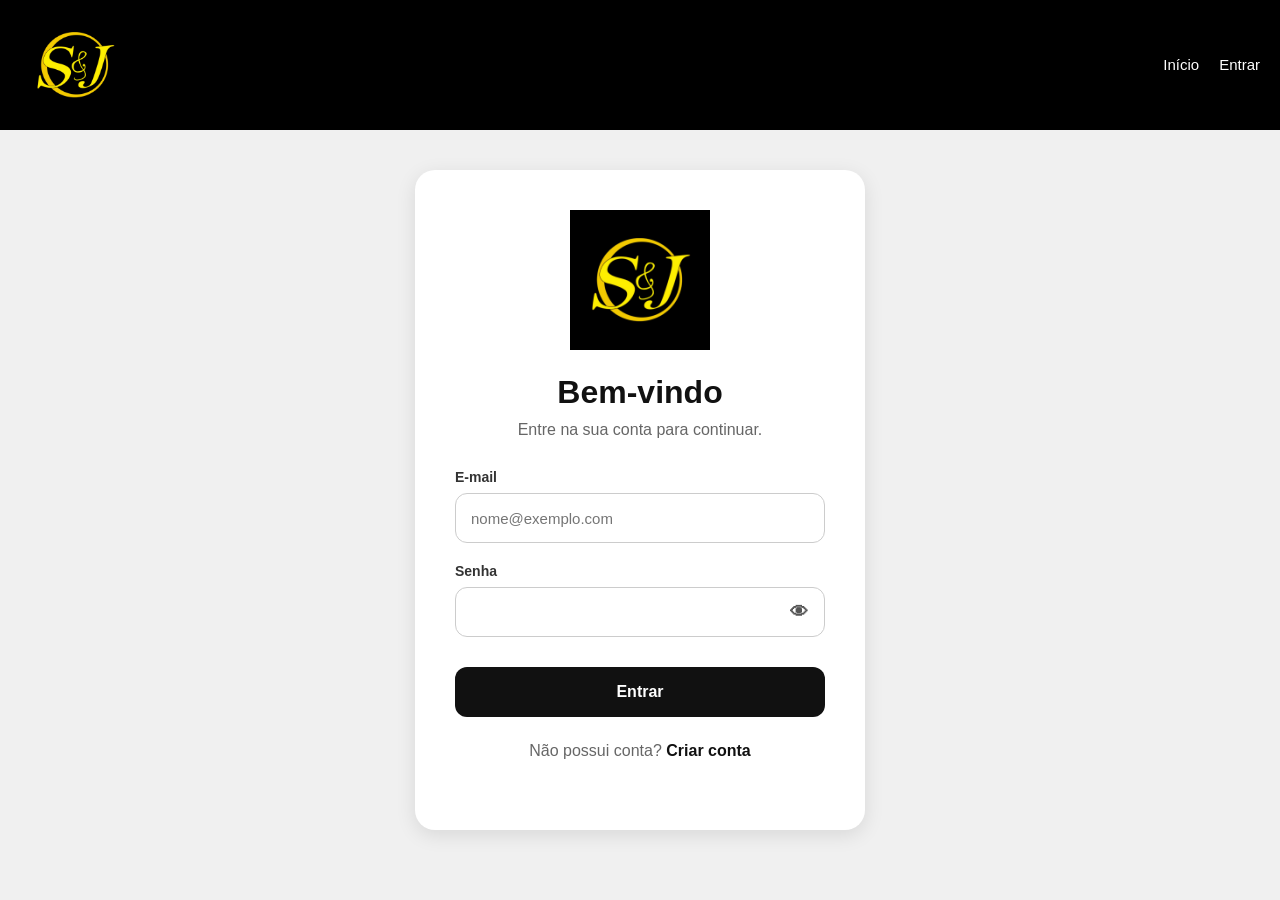
<file: pages/anunciar.html>
<!DOCTYPE html>
<html lang="pt-BR">
<head>
  <meta charset="UTF-8">
  <meta name="viewport" content="width=device-width, initial-scale=1.0">
  <title>Anunciar veículo | S&amp;J Car</title>
  <link rel="icon" href="../assets/favicon.ico">
  <link rel="stylesheet" href="../style/global.css">
</head>
<body>
  <div id="navbar"></div>
  <main class="container">
    <a class="voltar-link" href="painel.html">&larr; Voltar para área do anunciante</a>
    <section class="form-box" aria-labelledby="titulo-anuncio">
      <h1 id="titulo-anuncio">Cadastrar veículo</h1>
      <p>Preencha todos os dados do veículo.</p>
      <form id="anuncioForm" novalidate>
        <div class="input-group"><label for="marca">Marca</label><select id="marca" name="marca" required><option value="">Selecione a marca</option></select></div>
        <div class="input-group"><label for="modelo">Modelo</label><select id="modelo" name="modelo" required disabled><option value="">Selecione primeiro a marca</option></select></div>
        <div class="input-group"><label for="ano">Ano de fabricação</label><input id="ano" name="ano" required type="number" min="1900" max="2026"></div>
        <div class="input-group"><label for="cor">Cor</label><input id="cor" name="cor" required type="text" placeholder="Ex.: Prata"></div>
        <div class="input-group"><label for="quilometragem">Quilometragem</label><input id="quilometragem" name="quilometragem" required type="number" min="0"></div>
        <div class="input-group"><label for="descricao">Descrição</label><textarea id="descricao" name="descricao" required rows="4"></textarea></div>
        <div class="input-group"><label for="valor">Valor</label><input id="valor" name="valor" required type="number" min="0" step="0.01"></div>
        <div class="input-group"><label for="estado">Estado (UF)</label><input id="estado" name="estado" type="text" required maxlength="2" placeholder="MG"></div>
        <div class="input-group"><label for="cidade">Cidade</label><input id="cidade" name="cidade" type="text" required placeholder="Uberlândia"></div>
        <div class="input-fotos"><label for="fotos" class="upload-area"><span class="upload-icone" aria-hidden="true">＋</span><strong id="labelFotos">Adicionar fotos do veículo</strong><small>Selecione no mínimo 3 imagens JPG, PNG ou WebP</small></label><input id="fotos" name="fotos[]" required type="file" multiple accept="image/jpeg,image/png,image/webp" class="file-input"><div class="preview-cabecalho" id="previewCabecalho" hidden><strong>Fotos selecionadas</strong><span id="contadorFotos">0 fotos</span></div><div class="preview-fotos" id="previewFotos" aria-live="polite"></div></div>
        <button type="submit">Criar anúncio</button>
      </form>
    </section>
  </main>
  <div id="footer"></div>
  <script src="../js/restrito.js?v=3"></script><script src="../js/loadComponent.js?v=4"></script><script src="../js/catalogo.js"></script><script src="../js/catalogo-form.js"></script><script src="../js/api-anuncio.js?v=5"></script>
</body>
</html>
</file>
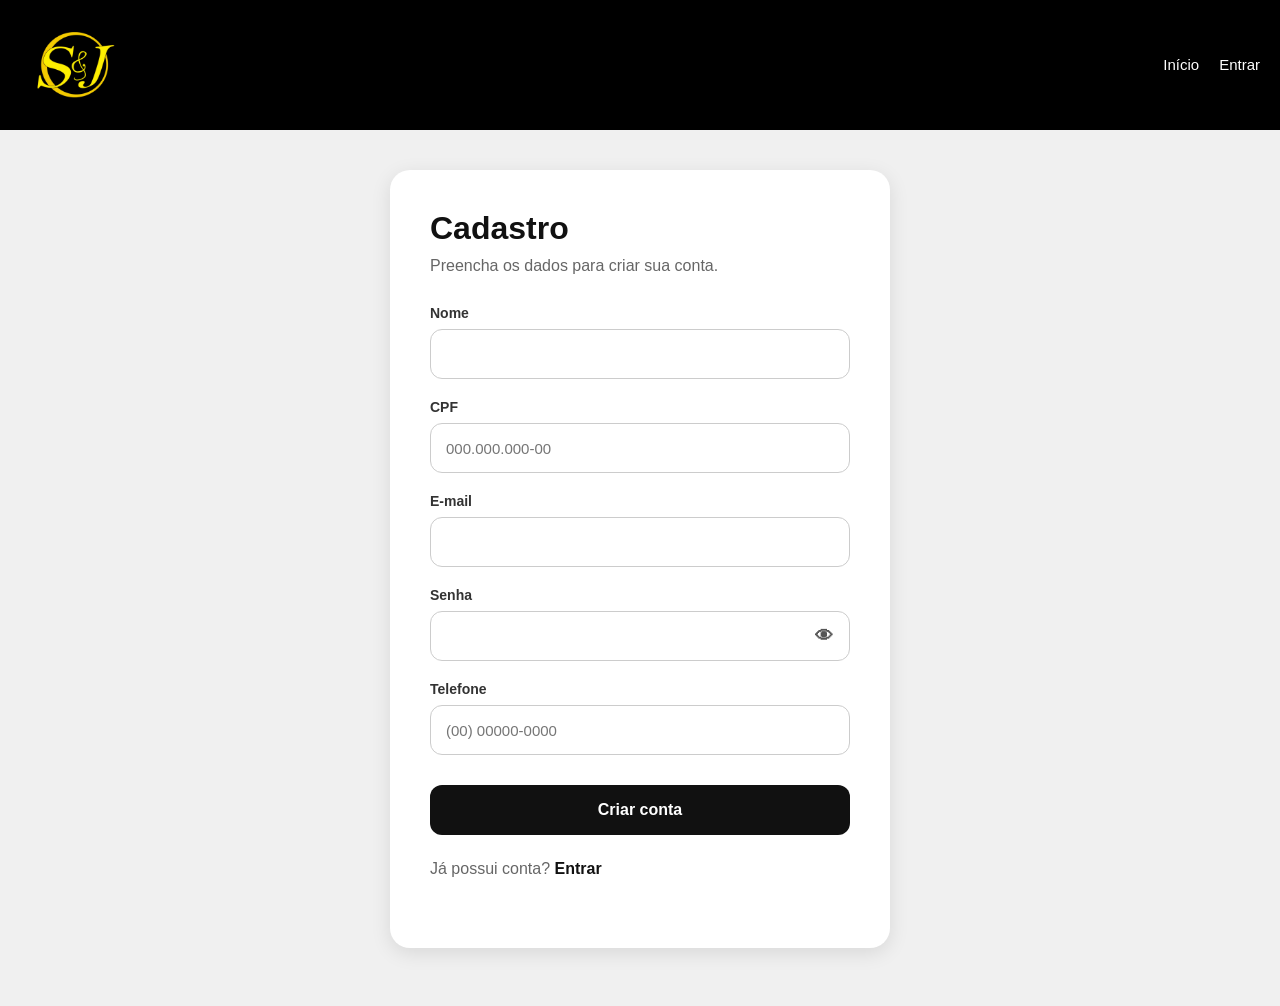
<file: pages/cadastro.html>
<!DOCTYPE html>
<html lang="pt-BR">
<head>
  <meta charset="UTF-8">
  <meta name="viewport" content="width=device-width, initial-scale=1.0">
  <title>Cadastro | S&amp;J Car</title>
  <link rel="icon" href="../assets/favicon.ico">
  <link rel="stylesheet" href="../style/global.css">
</head>
<body>
  <div id="navbar"></div>
  <main class="container">
    <section class="form-box" aria-labelledby="titulo-cadastro">
      <h1 id="titulo-cadastro">Cadastro</h1>
      <p>Preencha os dados para criar sua conta.</p>
      <form id="cadastroForm" novalidate>
        <div class="input-group"><label for="nome">Nome</label><input id="nome" name="nome" type="text" autocomplete="name" required></div>
        <div class="input-group"><label for="cpf">CPF</label><input id="cpf" name="cpf" type="text" inputmode="numeric" maxlength="14" placeholder="000.000.000-00" required></div>
        <div class="input-group"><label for="email">E-mail</label><input id="email" name="email" type="email" autocomplete="email" required></div>
        <div class="input-group"><label for="senha">Senha</label><div class="senha-wrapper"><input id="senha" name="senha" type="password" autocomplete="new-password" minlength="6" required><button class="toggle-password" type="button" aria-label="Mostrar senha" data-target="senha">&#128065;</button></div></div>
        <div class="input-group"><label for="telefone">Telefone</label><input id="telefone" name="telefone" type="tel" autocomplete="tel" maxlength="15" placeholder="(00) 00000-0000" required></div>
        <button type="submit">Criar conta</button>
      </form>
      <p class="form-link">Já possui conta? <a href="login.html">Entrar</a></p>
    </section>
  </main>
  <div id="footer"></div>
  <script src="../js/loadComponent.js"></script>
  <script src="../js/api-auth.js?v=6"></script>
</body>
</html>
</file>
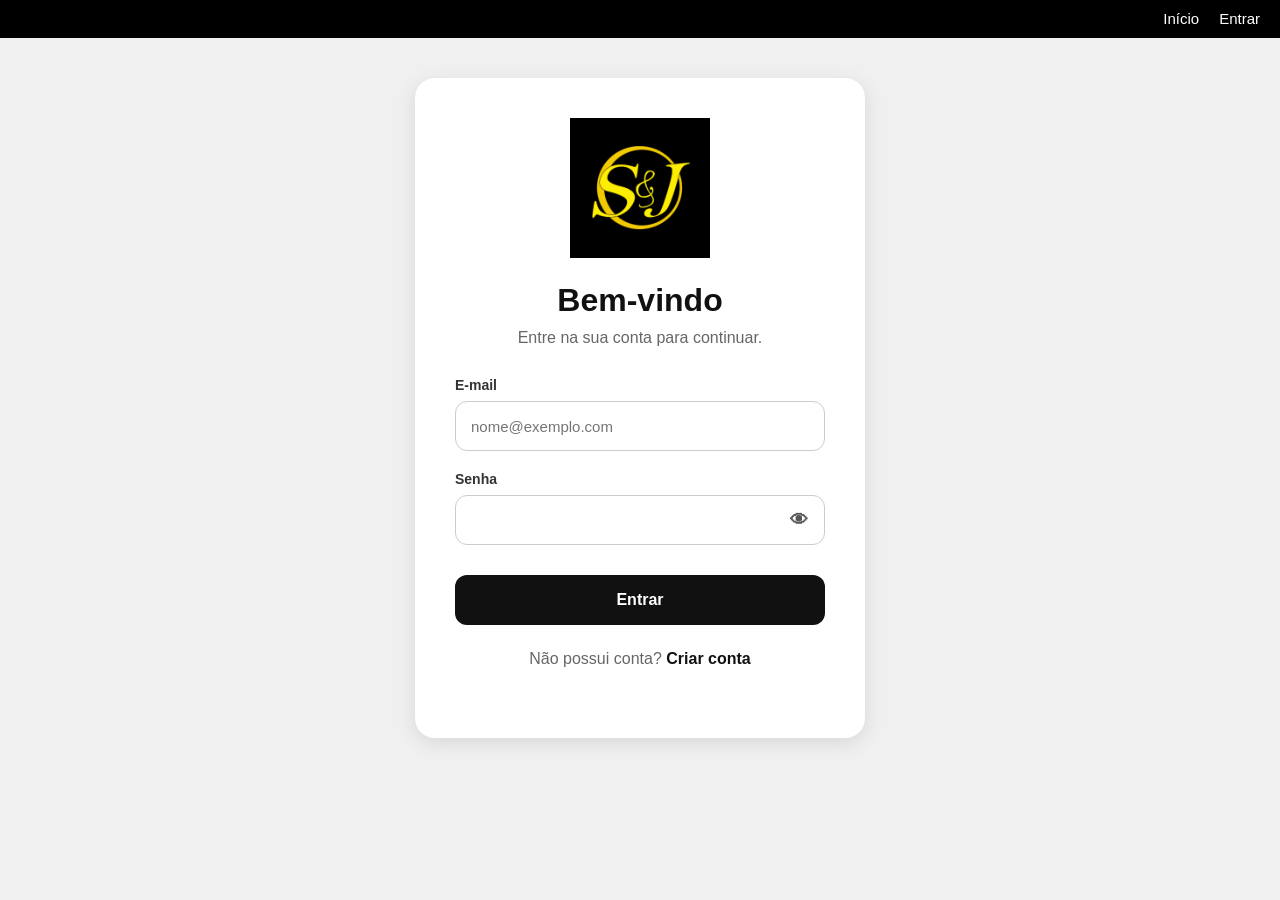
<file: pages/interesses.html>
<!DOCTYPE html>
<html lang="pt-BR"><head><meta charset="UTF-8"><meta name="viewport" content="width=device-width, initial-scale=1.0"><meta http-equiv="Cache-Control" content="no-store"><title>Interesses | S&amp;J Car</title><link rel="stylesheet" href="../style/global.css"></head>
<body><div id="navbar"></div><main class="detalhe-page"><a class="voltar-link" href="meus-anuncios.html">&larr; Voltar para meus anúncios</a><section class="info-card"><h1>Interesses recebidos</h1><div id="lista-interesses"><p>Carregando interesses...</p></div></section></main><div id="footer"></div><script src="../js/loadComponent.js?v=3"></script></body></html>
</file>
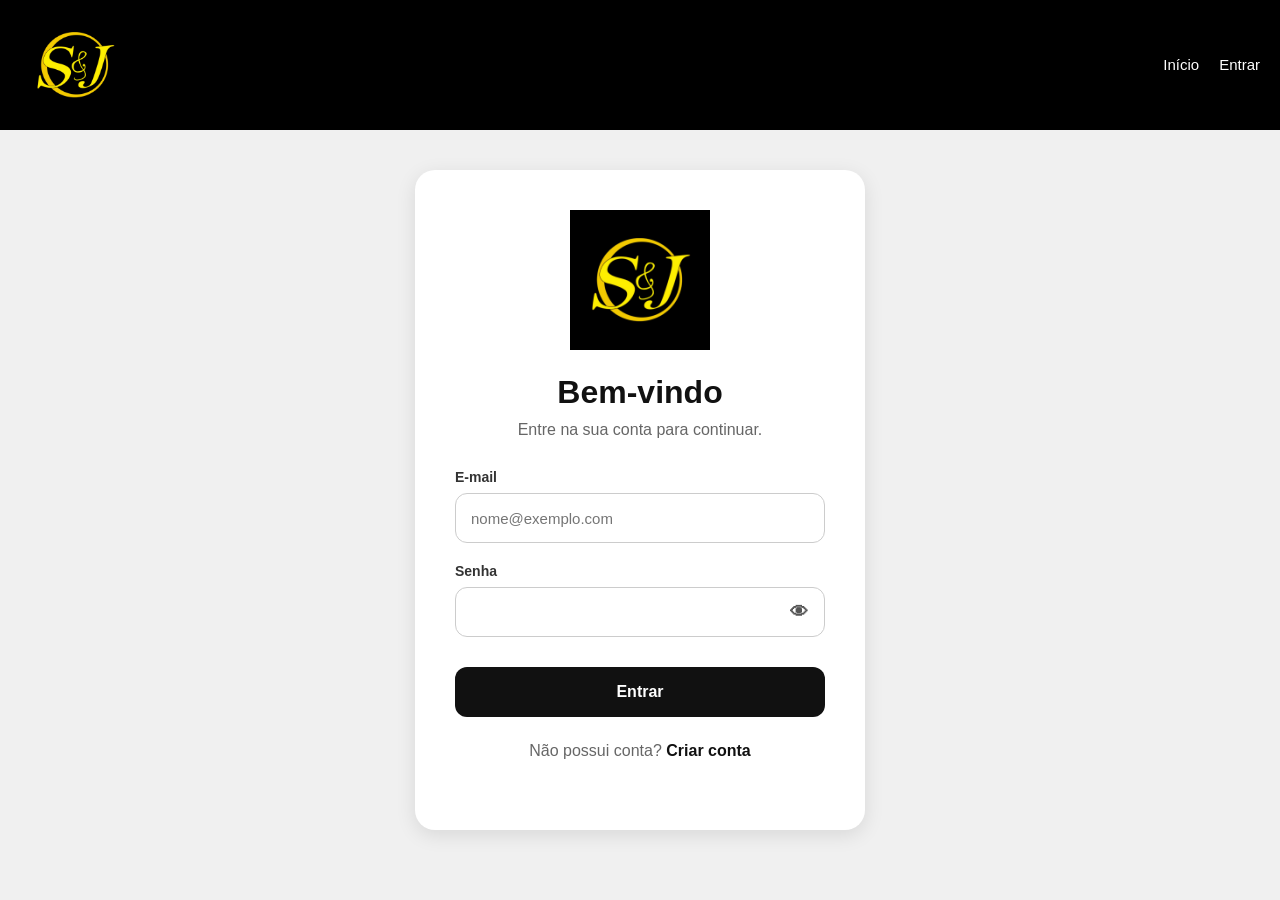
<file: pages/login.html>
<!DOCTYPE html>
<html lang="pt-BR">
<head>
  <meta charset="UTF-8">
  <meta name="viewport" content="width=device-width, initial-scale=1.0">
  <title>Entrar | S&amp;J Car</title>
  <link rel="icon" href="../assets/favicon.ico">
  <link rel="stylesheet" href="../style/global.css">
</head>
<body>
  <div id="navbar"></div>
  <main class="container">
    <section class="form-box login-box" aria-labelledby="titulo-login">
      <img src="../assets/LOGO.png" alt="S&amp;J Car" class="logo">
      <h1 id="titulo-login">Bem-vindo</h1>
      <p>Entre na sua conta para continuar.</p>
      <form id="loginForm" novalidate autocomplete="off">
        <div class="input-group">
          <label for="email">E-mail</label>
          <input id="email" name="email" type="email" autocomplete="email" placeholder="nome@exemplo.com" required>
        </div>
        <div class="input-group">
          <label for="senha">Senha</label>
          <div class="senha-wrapper"><input id="senha" name="senha" type="password" autocomplete="current-password" minlength="6" required><button class="toggle-password" type="button" aria-label="Mostrar senha" data-target="senha">&#128065;</button></div>
        </div>
        <button type="submit">Entrar</button>
      </form>
      <p class="form-link">Não possui conta? <a href="cadastro.html">Criar conta</a></p>
    </section>
  </main>
  <div id="footer"></div>
  <script src="../js/loadComponent.js"></script>
  <script>sessionStorage.removeItem('sjcar-usuario');</script>
  <script src="../js/api-auth.js?v=6"></script>
</body>
</html>
</file>
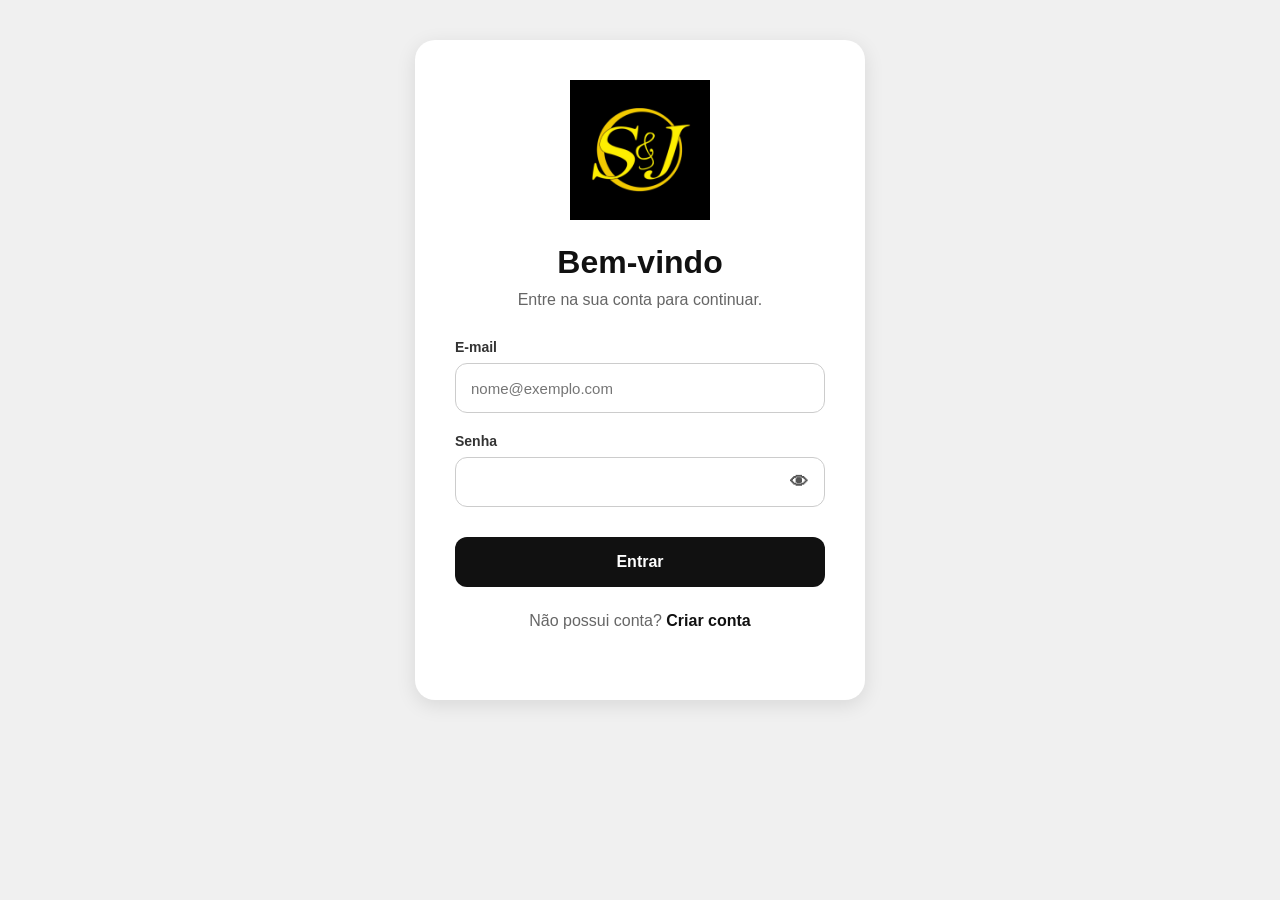
<file: pages/meus-anuncios.html>
<!DOCTYPE html>
<html lang="pt-BR"><head><meta charset="UTF-8"><meta name="viewport" content="width=device-width, initial-scale=1.0"><meta http-equiv="Cache-Control" content="no-store"><title>Meus anúncios | S&amp;J Car</title><link rel="stylesheet" href="../style/global.css"></head>
<body><div id="navbar"></div><main class="detalhe-page"><a class="voltar-link" href="painel.html">&larr; Voltar para área do anunciante</a><div class="cabecalho-meus-anuncios"><h1>Meus anúncios</h1><a class="novo-anuncio-btn" href="anunciar.html">+ Criar novo anúncio</a></div><section class="cards" id="lista-anuncios"><p>Carregando anúncios...</p></section></main><div id="footer"></div><script src="../js/loadComponent.js?v=4"></script></body></html>
</file>
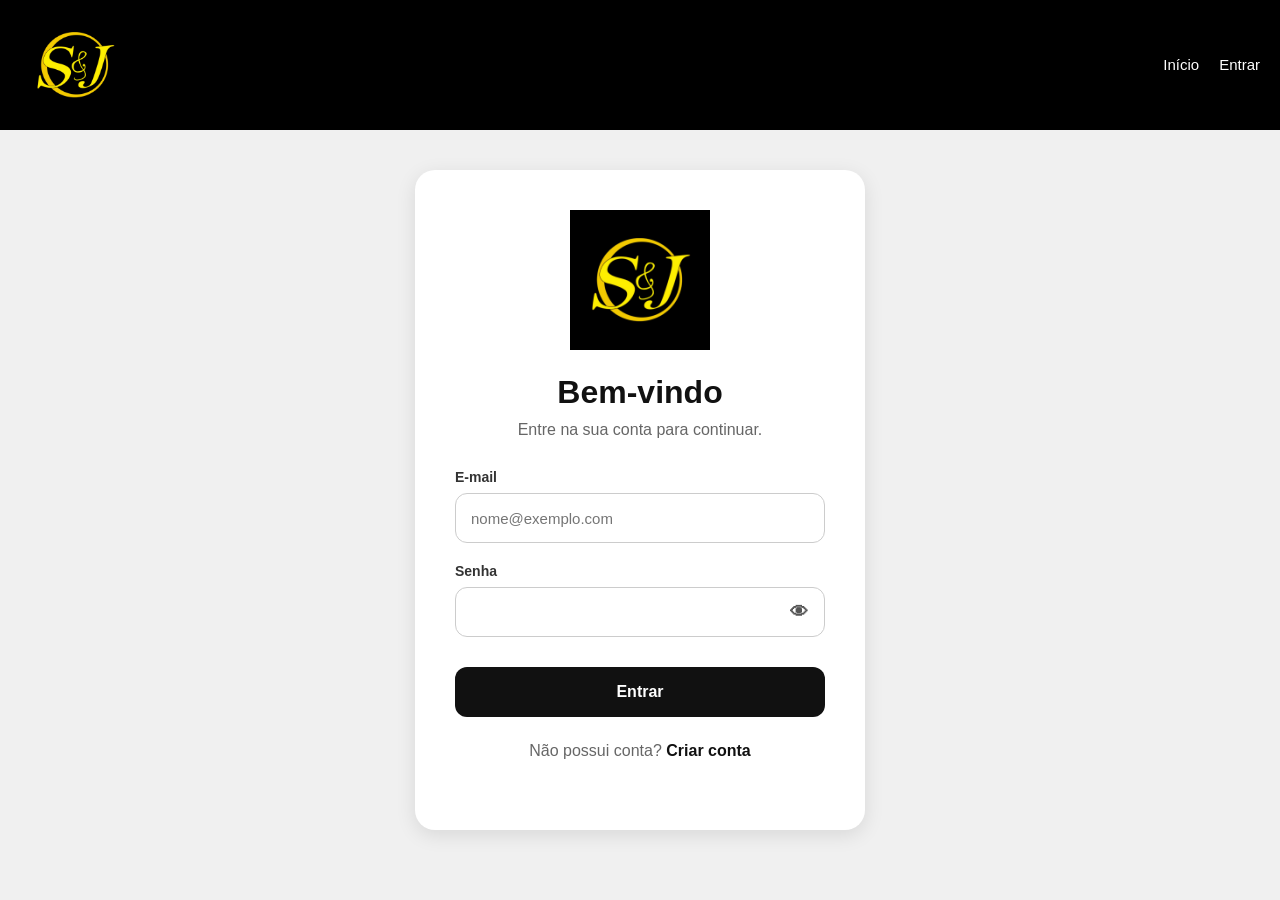
<file: pages/painel.html>
<!DOCTYPE html>
<html lang="pt-BR">
<head>
  <meta charset="UTF-8"><meta name="viewport" content="width=device-width, initial-scale=1.0"><meta http-equiv="Cache-Control" content="no-store, no-cache, must-revalidate">
  <title>Área do anunciante | S&amp;J Car</title><link rel="stylesheet" href="../style/global.css">
</head>
<body><div id="navbar"></div>
<main class="container"><section class="notificacoes-painel" id="notificacoesPainel" aria-label="Novos interesses"></section><section class="form-box" aria-labelledby="titulo-painel">
  <h1 id="titulo-painel">Área do anunciante</h1><p>Escolha uma funcionalidade para continuar.</p>
  <nav aria-label="Opções do anunciante"><ul class="painel-links"><li><a class="card-button" href="meus-anuncios.html">Meus anúncios</a></li></ul></nav>
</section></main><div id="footer"></div><script src="../js/restrito.js?v=3"></script><script src="../js/loadComponent.js?v=4"></script><script src="../js/notificacoes.js?v=2"></script></body></html>
</file>
<file: style/global.css>
@import url("navbar.css");
@import url("main.css");
@import url("detalhes-carro.css");
@import url("cadastro.css");
@import url("login.css");
@import url("anunciar.css");

*{
  margin: 0;
  padding: 0;
  box-sizing: border-box;
}

body {
  overflow-x: hidden;
  font-family: Arial, sans-serif;
  background-color: #f0f0f0;
  color: #f0f0f0;
}

main {
  color: black;
}

a {
  text-decoration: none;
  color: inherit;
}
.painel-links { display: grid; gap: 14px; margin-top: 20px; }
.sr-only { position: absolute; width: 1px; height: 1px; padding: 0; margin: -1px; overflow: hidden; clip: rect(0, 0, 0, 0); white-space: nowrap; border: 0; }
.interesse-item { padding: 18px 0; border-top: 1px solid #ddd; color: #333; }
.excluir-anuncio { margin-top: 0 !important; }
.botao-excluir { width: auto; padding: 0 22px; background: #a00000; }
.botao-excluir:hover { background: #780000; }
.notificacoes-painel { width: 100%; max-width: 500px; margin-bottom: 18px; color: #222; }
.notificacao-topo { padding: 18px; border-radius: 14px 14px 0 0; background: #fff4d6; border: 1px solid #ead28d; display: flex; justify-content: space-between; align-items: center; gap: 15px; }
.notificacao-topo > div { display: flex; align-items: center; gap: 12px; }
.notificacao-icone { width: 34px; height: 34px; display: grid; place-items: center; border-radius: 50%; background: #e4a400; color: #fff; font-weight: bold; }
.notificacao-topo p { margin: 3px 0 0 !important; font-size: 13px; }
.notificacao-topo a { padding: 8px 12px; border-radius: 9px; background: #111; color: #fff; white-space: nowrap; }
.notificacoes-painel ul { padding: 10px 16px; background: #fff; border: 1px solid #ddd; border-top: 0; border-radius: 0 0 14px 14px; }
.notificacoes-painel li { display: flex; justify-content: space-between; padding: 8px 0; color: #444; }
.sem-notificacoes { padding: 14px; border-radius: 12px; background: #eaf7ee; color: #28633a !important; }
.cabecalho-meus-anuncios { display: flex; justify-content: space-between; align-items: center; gap: 20px; margin-bottom: 22px; }
.novo-anuncio-btn { display: inline-flex; align-items: center; justify-content: center; min-height: 44px; padding: 0 18px; border-radius: 11px; background: #111; color: #fff; font-weight: 700; white-space: nowrap; }
.novo-anuncio-btn:hover { background: #333; }
@media (max-width: 600px) { .cabecalho-meus-anuncios { align-items: stretch; flex-direction: column; } .novo-anuncio-btn { width: 100%; } }
.form-erro { padding: 10px; border-radius: 8px; background: #ffe5e5; color: #a00000 !important; }
.form-erro.sucesso { background: #e5f8eb; color: #176b31 !important; }
.input-group .invalido { border-color: #b42318 !important; box-shadow: 0 0 0 3px rgba(180,35,24,.12); }
.mensagem-campo { display: block; margin-top: 5px; color: #b42318; font-size: 12px; font-weight: 600; }
.senha-wrapper { position: relative; width: 100%; }
.senha-wrapper input { padding-right: 48px !important; }
.toggle-password { position: absolute; right: 8px; top: 50%; transform: translateY(-50%); width: 36px; height: 36px; margin: 0; padding: 0; background: transparent; color: #555; font-size: 18px; }
.toggle-password:hover { background: transparent; color: #111; }
.interesse-item h2 { margin-bottom: 8px; }
</file>
